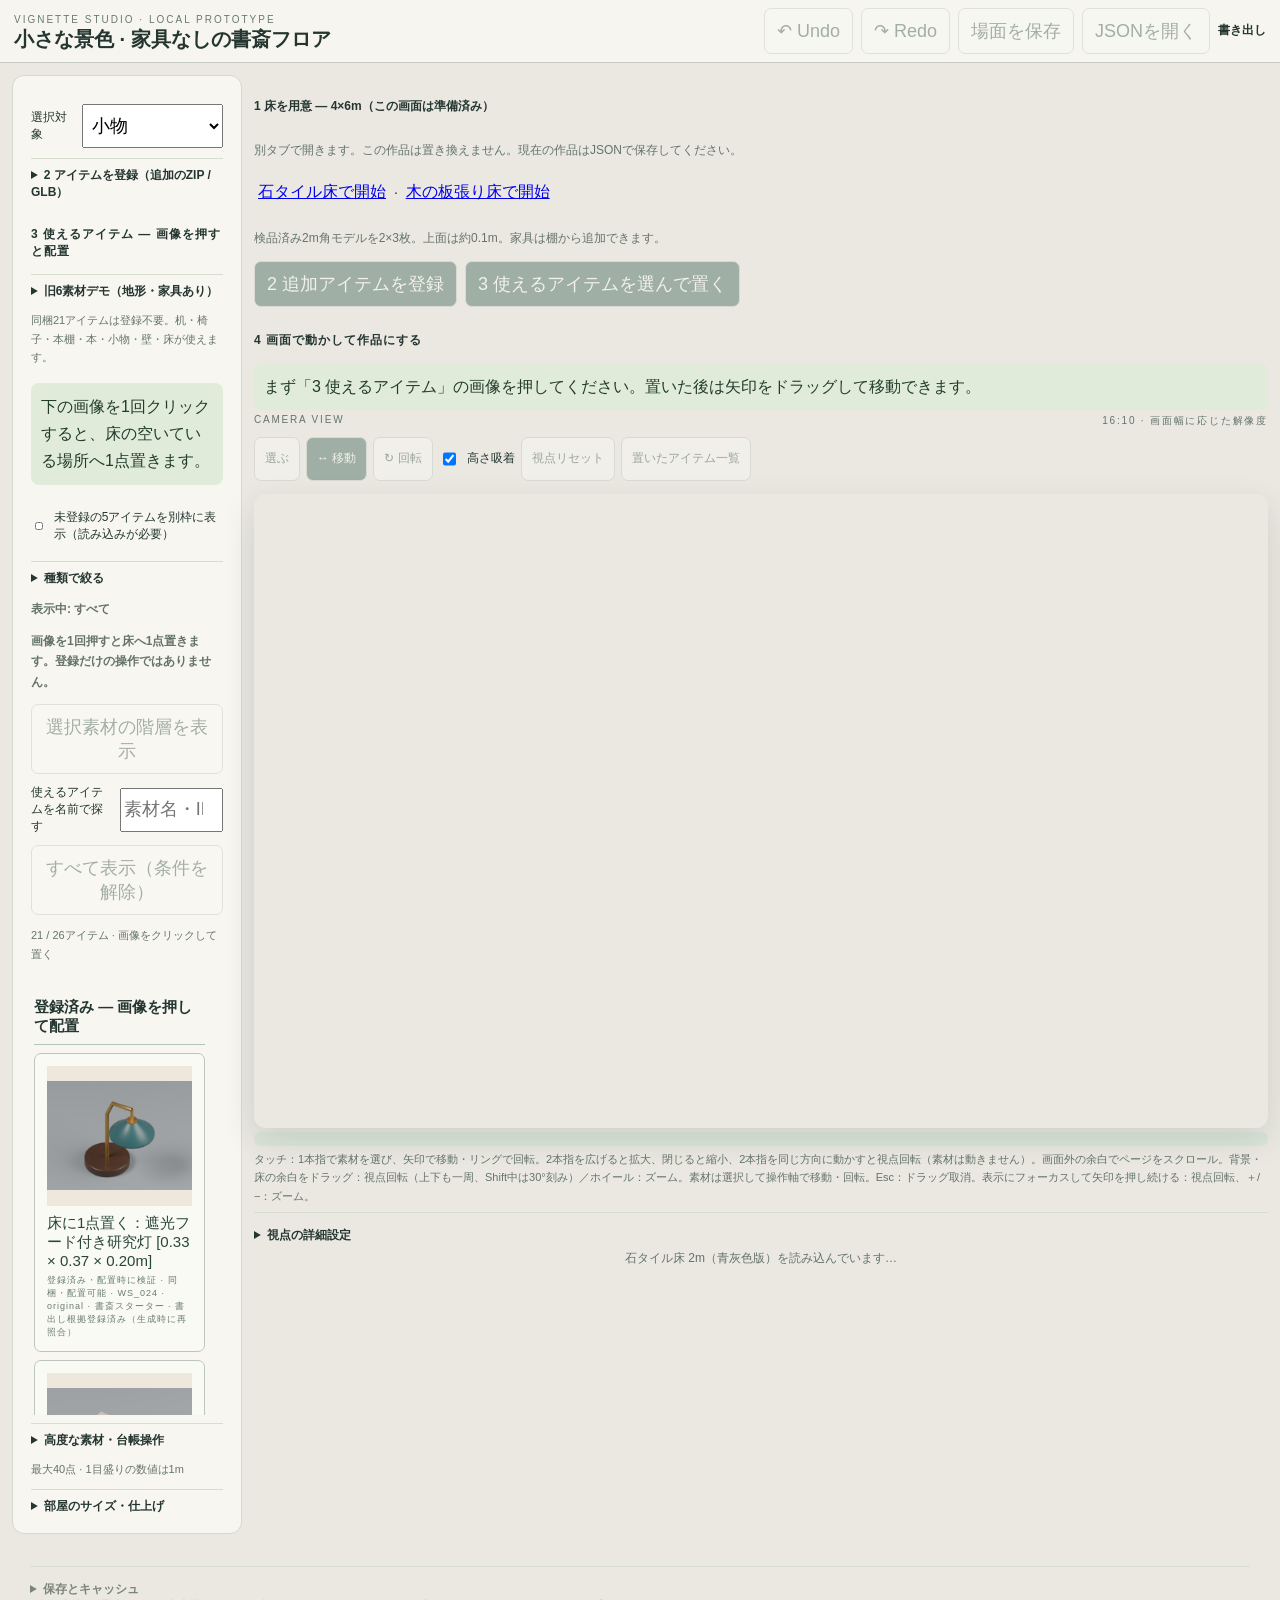
<file: index.html>
<!doctype html><html lang="ja"><meta charset="utf-8"><meta name="viewport" content="width=device-width,initial-scale=1"><title>小さな部屋 / Vignette Studio</title><link rel="icon" href="data:,"><link rel="stylesheet" href="style.css"><body><a class="stage-jump" href="#canvas">作品の操作へ移動</a>
<header><div><small>VIGNETTE STUDIO · LOCAL PROTOTYPE</small><h1>小さな景色 · 家具なしの書斎フロア</h1></div><nav><button id="undo">↶ Undo</button><button id="redo">↷ Redo</button><button id="save">場面を保存</button><button id="load">JSONを開く</button><details><summary>書き出し</summary><button id="png">PNG</button><button id="viewer-export">作品ビューアHTML</button></details><input id="file" type="file" accept=".json,application/json" hidden></nav></header>
<section id="load-error" hidden role="alert" aria-live="assertive" style="margin:20px;padding:20px;border:2px solid #985030;border-radius:12px;background:#fff5ed"><h2 id="load-error-title"></h2><p id="load-error-next"></p><details><summary>原因の詳細</summary><pre id="load-error-detail" style="white-space:pre-wrap;overflow-wrap:anywhere"></pre></details><p><a href="START-HERE.html" target="_blank" rel="noopener">起動・保存・復元の手順を開く</a></p><button id="load-error-close">説明を閉じる</button></section>
<section id="missing-assets" hidden aria-label="作品の不足素材"><h2>この作品に必要なGLBを再指定</h2><p>同じGLBを選ぶと内容ハッシュを確認し、保存済みの単位・配置・カメラを復元します。ファイルは送信しません。</p><ul id="missing-list"></ul><button id="reattach">不足GLBを選ぶ</button><button id="cancel-load">読込みを取り消す</button><input id="reattach-files" type="file" accept=".glb" multiple hidden></section><details id="export-panel" hidden><summary>保存するJSON（ダウンロードされない場合）</summary><label>作品JSON<textarea id="export-json" readonly rows="8"></textarea></label><p>この全文をUTF-8の .json ファイルとして保存できます。追加GLB本体は含みません。</p></details><section id="shelf-import-panel" hidden role="region" aria-labelledby="shelf-import-title"><h2 id="shelf-import-title"></h2><ol><li><a id="shelf-download" target="_blank" rel="noopener noreferrer" referrerpolicy="no-referrer">選んだ原本ZIPをGitHubからダウンロード</a></li><li>ダウンロードしたZIPを通常の方法で展開。中の model.glb を選びます。修正版・別の素材は混ぜません。</li><li><label>展開したGLB<input id="shelf-import-file" type="file" accept=".glb"></label></li></ol><label><input id="shelf-remember" type="checkbox">この素材をこのブラウザに記憶する（端末内だけ・任意）</label><p>記憶は同じサイト/ポートで再利用。ブラウザの容量制限や削除で消えるため、元GLBと保存JSONも保管してください。公開ZIPのブラウザ直接取得はCORS許可を確認できていません。プロキシで回避しません。</p><p id="shelf-import-hash" style="overflow-wrap:anywhere"></p><p id="shelf-import-status" role="status"></p><button id="shelf-import-close">閉じる（場面は変更しません）</button></section><main><aside id="items-panel"><label>選択対象<select id="edit-layer"><option value="objects">小物</option><option value="terrain">床・地形タイル</option></select></label><section id="terrain-panel" hidden><h2>地形タイル（仮表示）</h2><p class="hint">色付きの平面です。制作中の新3Dモデルは未収録。中心X/Zが2m刻み、地表Y=0です。</p><select id="tile-kind" aria-label="地形の種類"><option value="grass">草原</option><option value="grove">木立</option><option value="rock">岩場</option><option value="path">小道</option><option value="water">水路</option></select><button id="tile-add">地形を追加</button><button id="tile-copy">隣の空きマスに複製</button><button id="tile-rotate">地形を90°回転</button><button id="tile-delete">地形を削除</button><div id="tile-fields"></div><p id="terrain-info"></p><div id="terrain-list"></div><p class="hint">座標は最寄りの2mマスへ吸着。重複配置は拒否します。地形の変更で小物は動きません。小物の高さ吸着とは別です。</p></section><details id="library-panel"><summary>2 アイテムを登録（追加のZIP / GLB）</summary><button id="library-select">① ZIP / GLBを選ぶ</button><input id="library-files" type="file" accept=".glb,.zip" multiple hidden><label>モデルの単位<select id="library-unit"><option value="1">m</option><option value="0.01">cm</option><option value="0.001">mm</option></select></label><label><input id="library-remember" type="checkbox" checked>このブラウザ内に記憶する</label><button id="library-rebuild">② 登録する（画像生成・メニュー再構築）</button><button id="library-cancel" disabled>中断</button><p id="library-status" role="status">同梱アイテムは登録不要です。追加ファイルは①選ぶ→②登録。完了後、手順3の画像を押して配置します。</p><p>自己完結GLB 2.0、または本プロジェクトのGLB入りZIP。外部画像/URL、スクリプト、アニメーション、圧縮メッシュ、頂点色、PNG以外の画像は未対応。GLB32MiB、ZIP64MiB、展開合計96MiB、100項目、最大200倍、1回12モデル/各10万三角形。BLENDは実行しません。ZIPはメモリ内だけで展開。未知素材の再配布権は認定しません。</p></details><h2>3 使えるアイテム — 画像を押すと配置</h2><details><summary>旧6素材デモ（地形・家具あり）</summary><button id="sample-six">旧デモに切替（Undo可）</button></details><button id="public-connect" hidden>GitHub公開素材を読む</button><p id="public-status" class="hint">同梱21アイテムは登録不要。机・椅子・本棚・本・小物・壁・床が使えます。</p><p class="placement-intro">下の画像を1回クリックすると、床の空いている場所へ1点置きます。</p><label><input id="show-unavailable" type="checkbox">未登録の5アイテムを別枠に表示（読み込みが必要）</label><label hidden>ジャンル<select id="genre"><option value="">すべて</option></select></label><details><summary>種類で絞る</summary><nav id="shelf-tree" aria-label="素材のカテゴリと下位カテゴリ"></nav></details><p id="shelf-path" role="status"></p><p id="shelf-choice" role="status"></p><button id="reveal-asset">選択素材の階層を表示</button><label>使えるアイテムを名前で探す<input id="asset-search" type="search" placeholder="素材名・ID・カテゴリ"></label><button id="shelf-clear-search">すべて表示（条件を解除）</button><p id="catalog-count" class="hint"></p><div id="shelf"></div><details><summary>高度な素材・台帳操作</summary><button id="manifest-open">manifest JSONを開く</button><input id="manifest-file" type="file" accept=".json" hidden><label>manifest URL<input id="manifest-url" type="url" placeholder="https://…/manifest.json"></label><button id="manifest-connect">URLの台帳を読む</button><button id="pack-open">展開済み素材フォルダを選ぶ</button><input id="pack-files" type="file" webkitdirectory multiple hidden><label>GLBの単位<select id="glb-unit"><option value="1">メートル（既存配布素材）</option><option value="0.01">センチメートル → m</option><option value="0.001">ミリメートル → m</option></select></label><button id="glb-open">ローカルGLBを選ぶ</button><input id="glb-file" type="file" accept=".glb" hidden><p class="hint">この高度なフォルダ指定ではZIPを先に展開します。ZIPのまま追加する場合は手順2を使います。モデルは配置時に読込みます。ローカル素材は送信しません。作品を開き直す際は同じ素材を再選択してください。登録済み軽量植物3種は地形として配置します。その他の外部素材は小物として床へ接地します。</p></details><p class="hint">最大40点 · 1目盛りの数値は1m</p><details><summary>部屋のサイズ・仕上げ</summary><div id="room-size"></div><p class="hint">中心は固定。小物は移動・拡縮しません。寸法は0.5〜20m。</p><label>床 <select id="floor"><option value="wood">あたたかな木</option><option value="stone">灰色の石</option><option value="cream">明るい漆喰</option></select></label><label class="check"><input id="walls" type="checkbox" checked> 背面と左側の壁</label></details></aside>
<section class="stage"><details class="floor-start" open><summary>1 床を用意 — 4×6m（この画面は準備済み）</summary><p>別タブで開きます。この作品は置き換えません。現在の作品はJSONで保存してください。</p><a href="?floor=tile" target="_blank" rel="noopener">石タイル床で開始</a> · <a href="?floor=wood" target="_blank" rel="noopener">木の板張り床で開始</a><p>検品済み2m角モデルを2×3枚。上面は約0.1m。家具は棚から追加できます。</p></details><nav class="creation-steps" aria-label="作品を作る手順"><button id="go-register">2 追加アイテムを登録</button><button id="go-items">3 使えるアイテムを選んで置く</button></nav><h2>4 画面で動かして作品にする</h2><p id="placement-next" role="status">まず「3 使えるアイテム」の画像を押してください。置いた後は矢印をドラッグして移動できます。</p><div class="stagebar"><span>CAMERA VIEW</span><span>16:10 · 画面幅に応じた解像度</span></div><div class="toolstrip" aria-label="小物の操作モード"><button data-mode="select" aria-pressed="false">選ぶ</button><button data-mode="move" aria-pressed="true">↔ 移動</button><button data-mode="rotate" aria-pressed="false">↻ 回転</button><label><input id="snap" type="checkbox" checked> 高さ吸着</label><button id="orbit-reset">視点リセット</button><button id="placed-toggle" aria-controls="placed-drawer" aria-expanded="false">置いたアイテム一覧</button></div><div id="viewport"><canvas tabindex="0" id="canvas" width="1200" height="750" aria-label="ビネットのカメラプレビュー"></canvas><svg id="gizmo" aria-label="選択した小物の操作軸"></svg><button id="hover-delete" aria-label="小物を削除" title="小物を削除" hidden>×</button></div><p id="snap-status" class="snap-status"></p><p class="hint">タッチ：1本指で素材を選び、矢印で移動・リングで回転。2本指を広げると拡大、閉じると縮小、2本指を同じ方向に動かすと視点回転（素材は動きません）。画面外の余白でページをスクロール。背景・床の余白をドラッグ：視点回転（上下も一周、Shift中は30°刻み）／ホイール：ズーム。素材は選択して操作軸で移動・回転。Esc：ドラッグ取消。表示にフォーカスして矢印を押し続ける：視点回転、＋/−：ズーム。</p><p id="layer-hint" class="hint center"></p><p id="material-note" role="status"></p><p id="room-warning" role="status"></p><p id="view-label" class="hint"></p><details><summary>視点の詳細設定</summary><p id="orbit-readout"></p><div class="presets"><span>配置</span><button data-layout="top">真上</button><button data-layout="front">真正面</button><button data-layout="right">右側面</button></div><label>投影方式<select id="projection"><option value="perspective">透視投影</option><option value="orthographic">正投影</option></select></label><div class="presets"><span>カメラ</span><button data-preset="overview">俯瞰</button><button data-preset="eye">人の視点</button><button data-preset="close">近景</button></div></details><p id="status" role="status">素材を読み込んでいます…</p></section>
<aside id="placed-drawer" hidden aria-label="配置済み素材と選択対象の編集"><div class="drawer-heading"><h2>置いたアイテム一覧</h2><button id="placed-close">閉じる</button></div><p>ここは既に作品へ置いた物の一覧です。新しく置くときは左の「3 使えるアイテム」へ。</p><div id="objects"></div><h2>選択した小物</h2><strong id="selected">選択してください</strong><div class="turns"><button data-turn="-15">↶ 左15°</button><button data-turn="15">右15° ↷</button><button data-turn="-90">↶ 左90°</button><button data-turn="90">右90° ↷</button></div><p class="hint">小物のY軸回転。カメラは動きません。</p><button id="ground-align">地形を地表・隣接に合わせる</button><button id="duplicate">複製して追加</button><button id="delete" class="danger">作品から削除</button><p class="hint">削除するのは選択中の1点です。登録アイテムは残ります。複製・削除はUndo/Redoで戻せます。</p><div class="turns"><button data-scale="0.5">0.5倍</button><button data-scale="1">1倍</button><button data-scale="2">2倍</button></div><p class="hint">地形は2m規格のため拡縮固定。任意倍率は数値で調整。</p><details open><summary>置き場所を指定</summary><label for="support">置き場所</label><select id="support"></select><button id="center-support">選んだ面の中央へ移動・接地</button><button id="place">今の位置で高さを合わせる</button><p id="support-info" class="hint"></p><p class="hint">中心が面の内側にあると吸着。下の物を動かすと上も追従します。下を削除した場合、上はその場に残ります。曲面・傾いた支持面は未対応です。</p></details><details><summary>数値で調整</summary><div id="transform"></div></details><details><summary>照明を調整</summary><div id="lighting"></div><button id="light-reset">照明を初期値に戻す</button><p>方向光1灯＋環境光。影・反射・物理照明は未対応。</p></details><details><summary>カメラを細かく調整</summary><div id="camera"></div><p class="hint">X=左右／Y=高さ／Z=奥行き。数値はEnterか欄外クリックで確定。</p></details></aside></main><footer><details><summary>保存とキャッシュ</summary><p id="offline-status"></p> <button id="cache-clear">ブラウザの素材キャッシュを消す</button><p>作品は「場面を保存」でJSONへ。このボタンはブラウザ内の素材キャッシュだけを消します。追加ライブラリ登録は消しません。HTTPS配信版はインストール不要です。初回アクセスには通信が必要で、ページ自体のオフライン再起動は保証しません。</p></details>同梱21素材を配置時に取得 · 追加素材の権利は利用者が確認 · Blender不要 · ローカルで完結 · 簡易照明 / JSONでカメラと積み重ねを保存</footer><script type="module" src="app.mjs"></script></body></html>
</file>
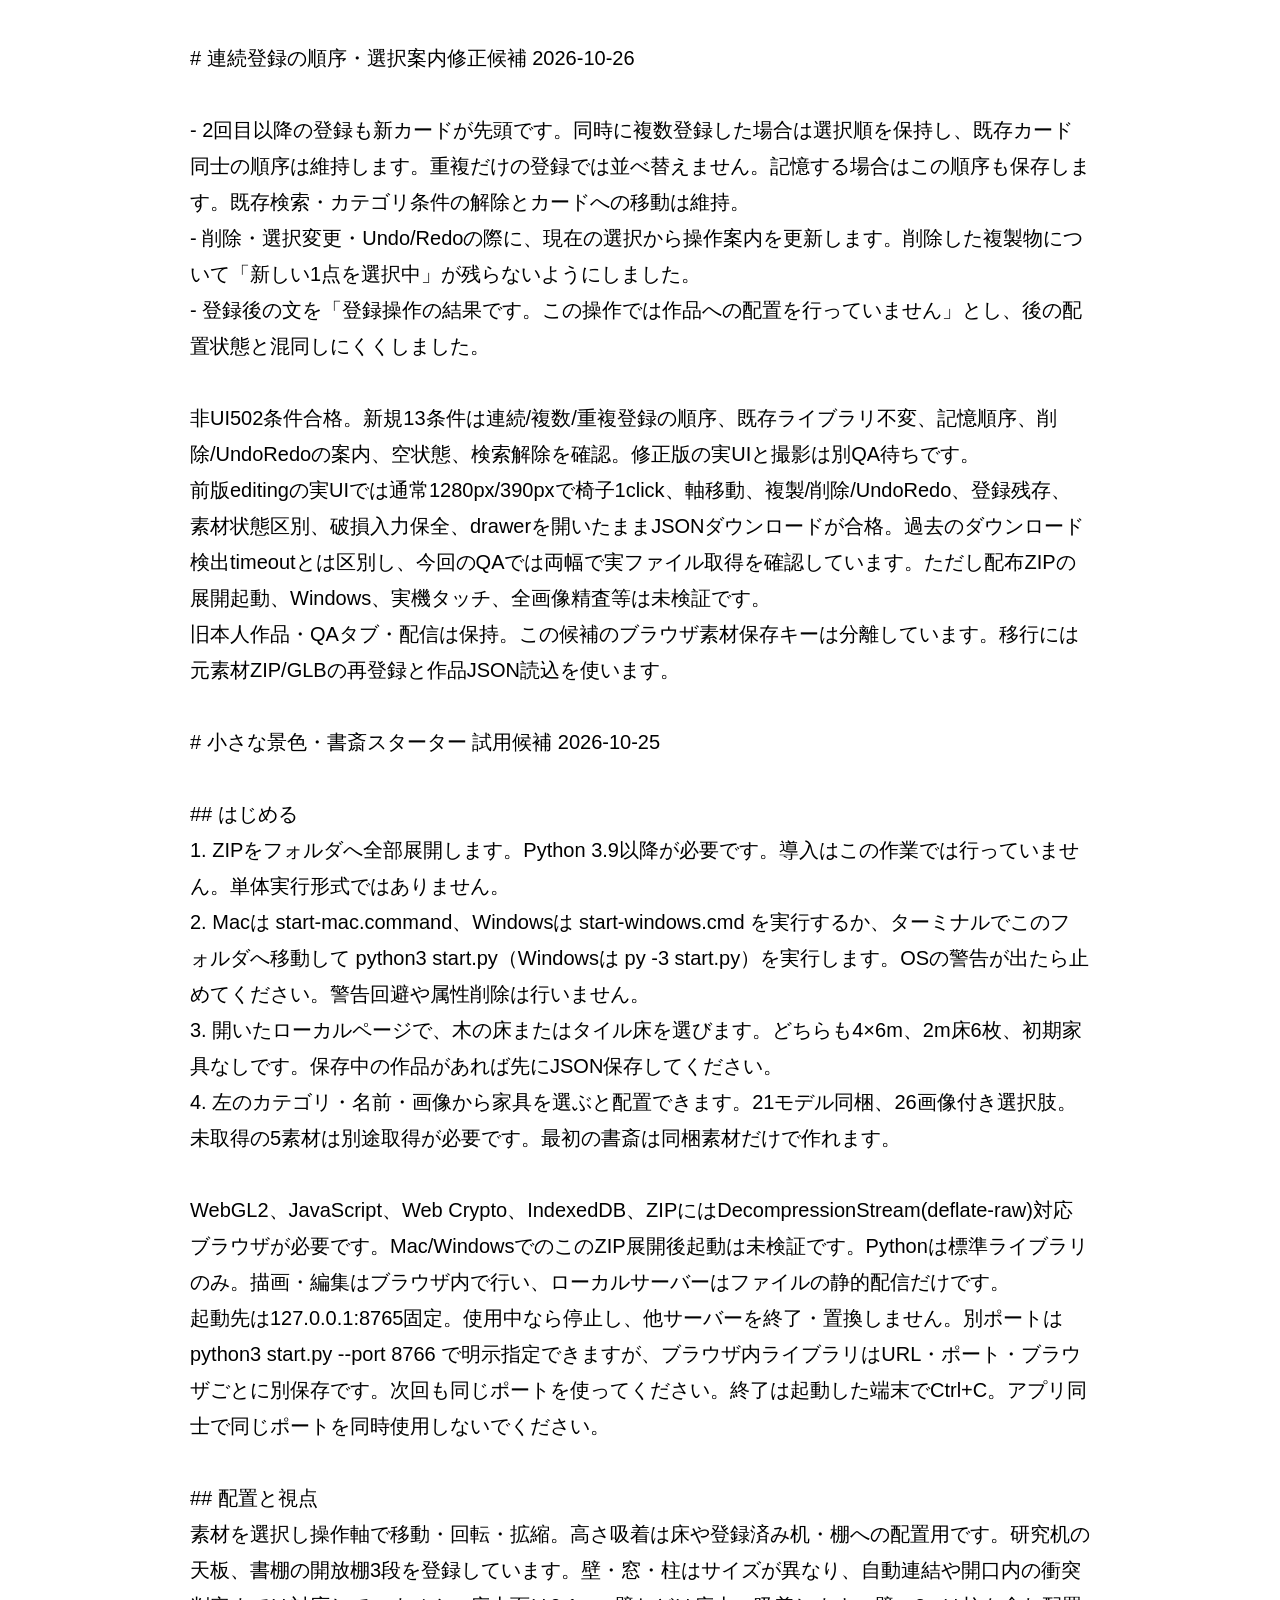
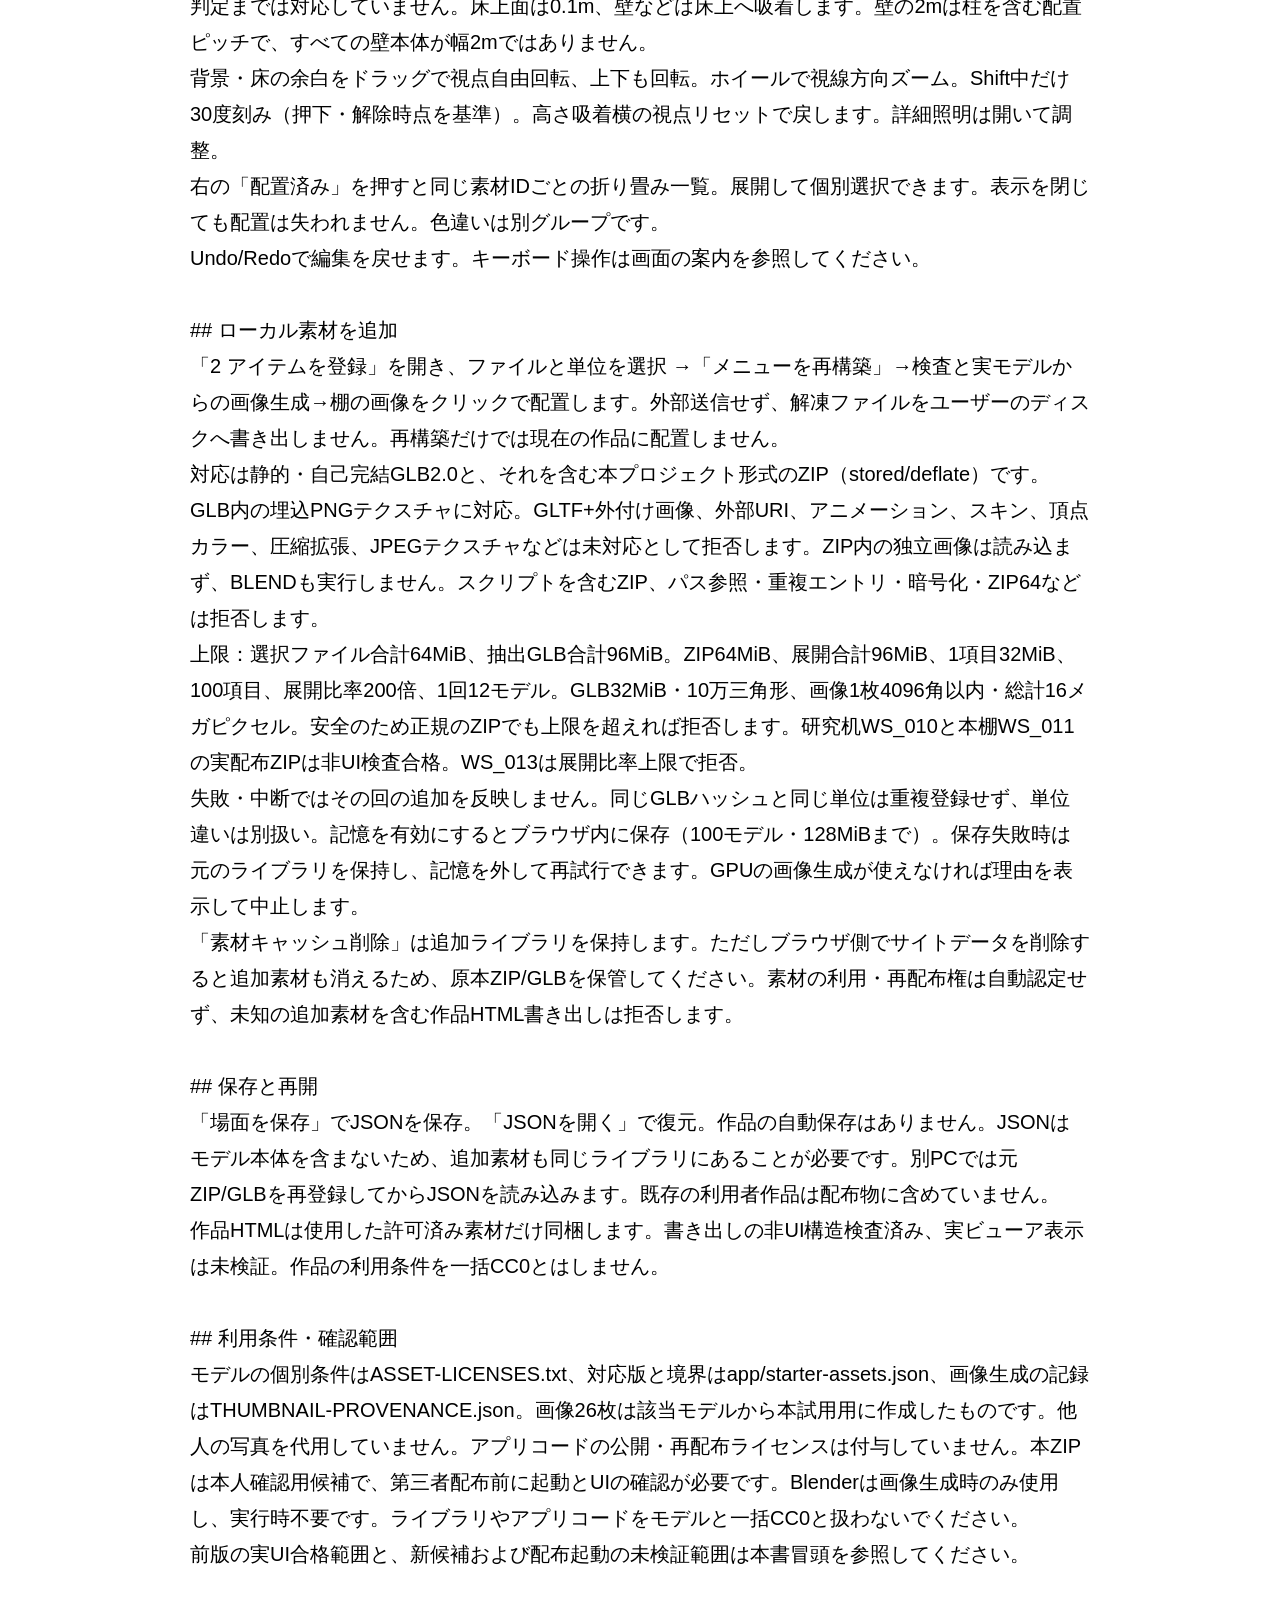
<file: START-HERE.html>
<!doctype html><html lang="ja"><meta charset="utf-8"><meta name="viewport" content="width=device-width,initial-scale=1"><title>はじめかた</title><style>body{font:20px/1.8 sans-serif;max-width:900px;margin:2em auto;padding:0 1em}pre{white-space:pre-wrap;font:inherit}</style><pre># 連続登録の順序・選択案内修正候補 2026-10-26

- 2回目以降の登録も新カードが先頭です。同時に複数登録した場合は選択順を保持し、既存カード同士の順序は維持します。重複だけの登録では並べ替えません。記憶する場合はこの順序も保存します。既存検索・カテゴリ条件の解除とカードへの移動は維持。
- 削除・選択変更・Undo/Redoの際に、現在の選択から操作案内を更新します。削除した複製物について「新しい1点を選択中」が残らないようにしました。
- 登録後の文を「登録操作の結果です。この操作では作品への配置を行っていません」とし、後の配置状態と混同しにくくしました。

非UI502条件合格。新規13条件は連続/複数/重複登録の順序、既存ライブラリ不変、記憶順序、削除/UndoRedoの案内、空状態、検索解除を確認。修正版の実UIと撮影は別QA待ちです。
前版editingの実UIでは通常1280px/390pxで椅子1click、軸移動、複製/削除/UndoRedo、登録残存、素材状態区別、破損入力保全、drawerを開いたままJSONダウンロードが合格。過去のダウンロード検出timeoutとは区別し、今回のQAでは両幅で実ファイル取得を確認しています。ただし配布ZIPの展開起動、Windows、実機タッチ、全画像精査等は未検証です。
旧本人作品・QAタブ・配信は保持。この候補のブラウザ素材保存キーは分離しています。移行には元素材ZIP/GLBの再登録と作品JSON読込を使います。

# 小さな景色・書斎スターター 試用候補 2026-10-25

## はじめる
1. ZIPをフォルダへ全部展開します。Python 3.9以降が必要です。導入はこの作業では行っていません。単体実行形式ではありません。
2. Macは start-mac.command、Windowsは start-windows.cmd を実行するか、ターミナルでこのフォルダへ移動して python3 start.py（Windowsは py -3 start.py）を実行します。OSの警告が出たら止めてください。警告回避や属性削除は行いません。
3. 開いたローカルページで、木の床またはタイル床を選びます。どちらも4×6m、2m床6枚、初期家具なしです。保存中の作品があれば先にJSON保存してください。
4. 左のカテゴリ・名前・画像から家具を選ぶと配置できます。21モデル同梱、26画像付き選択肢。未取得の5素材は別途取得が必要です。最初の書斎は同梱素材だけで作れます。

WebGL2、JavaScript、Web Crypto、IndexedDB、ZIPにはDecompressionStream(deflate-raw)対応ブラウザが必要です。Mac/WindowsでのこのZIP展開後起動は未検証です。Pythonは標準ライブラリのみ。描画・編集はブラウザ内で行い、ローカルサーバーはファイルの静的配信だけです。
起動先は127.0.0.1:8765固定。使用中なら停止し、他サーバーを終了・置換しません。別ポートは python3 start.py --port 8766 で明示指定できますが、ブラウザ内ライブラリはURL・ポート・ブラウザごとに別保存です。次回も同じポートを使ってください。終了は起動した端末でCtrl+C。アプリ同士で同じポートを同時使用しないでください。

## 配置と視点
素材を選択し操作軸で移動・回転・拡縮。高さ吸着は床や登録済み机・棚への配置用です。研究机の天板、書棚の開放棚3段を登録しています。壁・窓・柱はサイズが異なり、自動連結や開口内の衝突判定までは対応していません。床上面は0.1m、壁などは床上へ吸着します。壁の2mは柱を含む配置ピッチで、すべての壁本体が幅2mではありません。
背景・床の余白をドラッグで視点自由回転、上下も回転。ホイールで視線方向ズーム。Shift中だけ30度刻み（押下・解除時点を基準）。高さ吸着横の視点リセットで戻します。詳細照明は開いて調整。
右の「配置済み」を押すと同じ素材IDごとの折り畳み一覧。展開して個別選択できます。表示を閉じても配置は失われません。色違いは別グループです。
Undo/Redoで編集を戻せます。キーボード操作は画面の案内を参照してください。

## ローカル素材を追加
「2 アイテムを登録」を開き、ファイルと単位を選択 →「メニューを再構築」→検査と実モデルからの画像生成→棚の画像をクリックで配置します。外部送信せず、解凍ファイルをユーザーのディスクへ書き出しません。再構築だけでは現在の作品に配置しません。
対応は静的・自己完結GLB2.0と、それを含む本プロジェクト形式のZIP（stored/deflate）です。GLB内の埋込PNGテクスチャに対応。GLTF+外付け画像、外部URI、アニメーション、スキン、頂点カラー、圧縮拡張、JPEGテクスチャなどは未対応として拒否します。ZIP内の独立画像は読み込まず、BLENDも実行しません。スクリプトを含むZIP、パス参照・重複エントリ・暗号化・ZIP64などは拒否します。
上限：選択ファイル合計64MiB、抽出GLB合計96MiB。ZIP64MiB、展開合計96MiB、1項目32MiB、100項目、展開比率200倍、1回12モデル。GLB32MiB・10万三角形、画像1枚4096角以内・総計16メガピクセル。安全のため正規のZIPでも上限を超えれば拒否します。研究机WS_010と本棚WS_011の実配布ZIPは非UI検査合格。WS_013は展開比率上限で拒否。
失敗・中断ではその回の追加を反映しません。同じGLBハッシュと同じ単位は重複登録せず、単位違いは別扱い。記憶を有効にするとブラウザ内に保存（100モデル・128MiBまで）。保存失敗時は元のライブラリを保持し、記憶を外して再試行できます。GPUの画像生成が使えなければ理由を表示して中止します。
「素材キャッシュ削除」は追加ライブラリを保持します。ただしブラウザ側でサイトデータを削除すると追加素材も消えるため、原本ZIP/GLBを保管してください。素材の利用・再配布権は自動認定せず、未知の追加素材を含む作品HTML書き出しは拒否します。

## 保存と再開
「場面を保存」でJSONを保存。「JSONを開く」で復元。作品の自動保存はありません。JSONはモデル本体を含まないため、追加素材も同じライブラリにあることが必要です。別PCでは元ZIP/GLBを再登録してからJSONを読み込みます。既存の利用者作品は配布物に含めていません。
作品HTMLは使用した許可済み素材だけ同梱します。書き出しの非UI構造検査済み、実ビューア表示は未検証。作品の利用条件を一括CC0とはしません。

## 利用条件・確認範囲
モデルの個別条件はASSET-LICENSES.txt、対応版と境界はapp/starter-assets.json、画像生成の記録はTHUMBNAIL-PROVENANCE.json。画像26枚は該当モデルから本試用用に作成したものです。他人の写真を代用していません。アプリコードの公開・再配布ライセンスは付与していません。本ZIPは本人確認用候補で、第三者配布前に起動とUIの確認が必要です。Blenderは画像生成時のみ使用し、実行時不要です。ライブラリやアプリコードをモデルと一括CC0と扱わないでください。
前版の実UI合格範囲と、新候補および配布起動の未検証範囲は本書冒頭を参照してください。
</pre></html>
</file>
<file: style.css>
*{box-sizing:border-box}body{margin:0;background:#eae8e1;color:#253631;font:14px -apple-system,BlinkMacSystemFont,'Hiragino Kaku Gothic ProN',sans-serif}header{display:flex;align-items:center;justify-content:space-between;padding:22px 30px;border-bottom:1px solid #c7cbc1;background:#f6f5ef}small{font-size:10px;letter-spacing:2px;color:#697b70}h1{font-size:26px;margin:6px 0 0;font-weight:600}header nav{display:flex;gap:8px;flex-wrap:wrap;min-width:0;max-width:100%}button,select,input{font:inherit}button{cursor:pointer;border:1px solid #bdc6bd;background:#fafaf5;color:#29453b;border-radius:7px;padding:10px 12px}button:hover{background:#e0e8df}button:disabled{opacity:.4;cursor:default}.primary{background:#305c4c;color:white}main{display:grid;grid-template-columns:230px minmax(400px,1fr) 245px;gap:22px;padding:24px}aside{background:#f7f6f0;border:1px solid #d5d9ce;border-radius:12px;padding:18px}h2{font-size:12px;letter-spacing:1px;margin:5px 0 14px}h2:not(:first-child){margin-top:25px}p{font-size:12px;line-height:1.7;color:#657469}.shelf-item{display:block;width:100%;text-align:left;margin:8px 0;padding:12px}.shelf-item small{display:block;letter-spacing:1px;font-size:9px;margin-top:5px}.stage{align-self:start;padding-top:3px}.stagebar{display:flex;justify-content:space-between;font-size:10px;letter-spacing:1.8px;color:#657469;margin:8px 0 12px}canvas{width:100%;aspect-ratio:1.6;display:block;border-radius:12px;box-shadow:0 12px 32px #24332b22}.presets{display:flex;gap:8px;justify-content:center;margin:18px}.caption{text-align:center;font-size:14px}.hint{font-size:11px}label{display:flex;align-items:center;justify-content:space-between;gap:8px;margin:10px 0;font-size:12px}input[type=number]{width:82px;padding:6px;border:1px solid #c4cec1;border-radius:5px;background:white}select{max-width:135px;padding:5px}.check{justify-content:flex-start}.object{display:block;width:100%;padding:8px;margin:5px 0;text-align:left;font-size:12px}.object.active{background:#d5e5d7;border-color:#678772}.danger{font-size:11px;color:#924d3b;margin-top:10px}#selected{font-size:12px}#status{text-align:center;min-height:20px}footer{padding:0 30px 20px;font-size:10px;color:#7b857a}button:focus-visible,input:focus-visible{outline:3px solid #c48f42}@media(max-width:1050px){main{grid-template-columns:190px minmax(320px,1fr);gap:15px}main>aside:last-child{grid-column:1/-1;display:flex;flex-wrap:wrap;gap:14px}header{gap:15px;flex-wrap:wrap}}@media(max-width:620px){main{display:flex;flex-direction:column}nav{flex-wrap:wrap}.stage{width:100%}}

#viewport{position:relative}#hover-delete{position:absolute;z-index:3;width:38px;height:38px;padding:0;border-radius:50%;background:#fff7ed;color:#7b372b;border:2px solid #8d5846;font-size:26px;line-height:30px;box-shadow:0 2px 8px #0004;touch-action:manipulation}#hover-delete:hover{background:#f5d5c6}#hover-delete[hidden],#selection-frame[hidden]{display:none}#selection-frame{position:absolute;border:1px dashed #f5dfaa;border-radius:4px;pointer-events:none;z-index:2}#rotate-controls p{margin:10px 0 6px}.turns{display:grid;grid-template-columns:1fr 1fr;gap:5px}.turns button{font-size:11px;padding:8px 4px}#support{width:100%;max-width:100%;font-size:12px}#place{width:100%;margin-top:8px;font-size:12px}#viewport canvas{touch-action:pan-y}
#viewport{position:relative}#gizmo{position:absolute;inset:0;width:100%;height:100%;pointer-events:none;overflow:hidden;z-index:2;touch-action:none}#gizmo g{pointer-events:stroke;cursor:grab;outline:none}#gizmo g:focus .axis-line,#gizmo g:focus .ring-line{stroke-width:7px}#gizmo .axis-hit{fill:none;stroke:transparent;stroke-width:22px;pointer-events:stroke}#gizmo .axis-line{fill:none;stroke-width:4px;pointer-events:none}#gizmo .ring-line{fill:none;stroke-width:3px;pointer-events:none}#gizmo text{font:bold 14px sans-serif;paint-order:stroke;stroke:#263b32;stroke-width:3px;pointer-events:none}#gizmo circle{pointer-events:all}.toolstrip{display:flex;align-items:center;gap:6px;margin:0 0 10px;flex-wrap:wrap}.toolstrip button{font-size:12px;padding:8px 10px}.toolstrip label{margin-left:auto}.toolstrip button[aria-pressed=true]{background:#305c4c;color:#fff}.snap-status{text-align:center;background:#dce6da;padding:7px;border-radius:6px;margin-bottom:5px}.center{text-align:center}.presets{align-items:center}.presets span{font-size:11px}.turns{margin-top:14px}details{margin-top:20px;border-top:1px solid #d7ddcf;padding-top:14px}summary{cursor:pointer;font-size:12px;font-weight:600}#duplicate{margin-top:8px;width:100%}#hover-delete{z-index:4}#support{font-size:11px}

#gizmo.rotate .axis-hit{stroke-width:10px}#gizmo g:hover .ring-line{stroke-width:5px}
#shelf{max-height:440px;overflow-y:auto}#asset-search,#manifest-url{width:100%;box-sizing:border-box}#catalog-count{font-variant-numeric:tabular-nums}#manifest-url{font-size:12px}

#missing-assets,#export-panel{margin:20px;padding:18px;background:#fff;border-radius:12px}#missing-list{overflow-wrap:anywhere}#export-json{width:100%;box-sizing:border-box} [hidden]{display:none!important}

#room-warning{color:#963919;font-weight:600}.presets{flex-wrap:wrap}#view-label{font-weight:600}

/* Limited shelf candidate: exact photos, honest missing-image fallback. */
.shelf-photo{display:flex;align-items:center;justify-content:center;min-height:100px;background:#eee8dc;color:#514c42;margin-bottom:8px}.shelf-photo img{width:100%;height:140px;object-fit:contain}.shelf-item small{overflow-wrap:anywhere}button,input,select{min-height:44px;font-size:18px}button:focus-visible{outline:3px solid #165ea8;outline-offset:2px}[hidden]{display:none!important}

.camera-controls{border:2px solid #39718a;padding:14px;background:#edf4f7;color:#142d38}.camera-controls h2{margin-top:0}.shelf-subcategories{padding-left:16px;display:flex;flex-wrap:wrap;gap:4px}#shelf-tree button[aria-pressed="true"],.shelf-item[aria-pressed="true"]{outline:3px solid #176897;outline-offset:-3px}#shelf-path,#shelf-choice{overflow-wrap:anywhere;font-weight:bold}

/* HIER-UI-01: keep the taxonomy inside its own grid column. */
main > aside, main > .stage { min-width: 0; max-width: 100%; }
#shelf-tree { display: grid; grid-template-columns: minmax(0, 1fr); gap: 8px; width: 100%; min-width: 0; max-width: 100%; }
#shelf-tree > section { display: block; min-width: 0; max-width: 100%; }
#shelf-tree button { display: block; width: 100%; min-width: 0; max-width: 100%; margin: 0; text-align: left; white-space: normal; overflow-wrap: anywhere; word-break: normal; line-height: 1.5; }
#shelf-tree .shelf-subcategories { display: grid; grid-template-columns: minmax(0, 1fr); gap: 6px; min-width: 0; max-width: 100%; padding: 6px 0 0 12px; }
#shelf { min-width: 0; max-width: 100%; overflow-x: hidden; overflow-y: auto; scrollbar-gutter: stable; padding: 3px; scroll-padding-block: 4px; }
#shelf .shelf-item, #shelf > a { max-width: 100%; min-width: 0; white-space: normal; overflow-wrap: anywhere; }
#shelf > a { display: block; line-height: 1.5; }
.shelf-photo, .shelf-photo img { min-width: 0; max-width: 100%; }
main > aside button, .camera-controls button { max-width: 100%; white-space: normal; overflow-wrap: anywhere; }
main label, main details, main input, main select { min-width: 0; max-width: 100%; }
@media (max-width: 1050px) { main { grid-template-columns: 190px minmax(0, 1fr); } main > aside:last-child > * { max-width: 100%; min-width: 0; } }
@media (max-width: 760px) { main { display: flex; flex-direction: column; padding: 12px; gap: 14px; } main > aside, main > .stage { width: 100%; } main > aside:last-child { display: block; } .camera-controls { padding: 10px; } }

/* Compact stage; camera gestures own only the canvas. */
header{padding:8px 14px;gap:10px}header h1{font-size:20px;margin:0}main{padding:12px;gap:12px}.stagebar{margin:2px 0 6px}.toolstrip{flex-wrap:wrap;gap:6px}.toolstrip label{margin:0}.toolstrip button{padding:7px 10px}#canvas{touch-action:none;cursor:grab}#canvas.orbit-dragging{cursor:grabbing}.stage>details{margin-top:6px}.stage>p{margin:4px 0}.stage .presets{flex-wrap:wrap;margin:8px 0}

/* Narrow screens: reach the work before browsing the shelf. */
header nav details { margin: 0; padding: 0; border: 0; }
header nav summary { min-height: 44px; display: flex; align-items: center; }
.stage-jump { position: absolute; left: 8px; top: -100px; z-index: 10; padding: 12px; background: white; color: #142d38; }
.stage-jump:focus { top: 8px; }
#viewport #canvas { touch-action: none; }
@media (max-width: 760px) {
  main > .stage { order: -1; }
  main > aside { order: 0; }
  header { align-items: flex-start; padding: 8px 12px; gap: 6px; }
  header > div { width: 100%; }
  header h1 { font-size: 18px; line-height: 1.3; }
  header nav { width: 100%; gap: 4px; }
  header nav button { padding: 6px 8px; font-size: 14px; }
  main { padding-top: 6px; }
  .stagebar { margin: 0 0 4px; }
  .toolstrip { gap: 4px; margin-bottom: 6px; }
  .toolstrip button { padding: 6px 8px; }
}

.floor-start{margin:0 0 6px;padding:0;border:0}.floor-start summary{min-height:44px;display:flex;align-items:center}.floor-start a{display:inline-block;padding:10px 4px;min-height:44px;font-size:16px}

/* Nonmodal right drawer: hidden by default, click/tap and keyboard controlled. */
main{grid-template-columns:230px minmax(0,1fr)}
#placed-drawer{position:fixed;z-index:20;right:0;top:0;bottom:0;width:min(420px,92vw);max-width:100%;overflow-y:auto;overscroll-behavior:contain;display:block;border-radius:12px 0 0 12px;box-shadow:-8px 0 24px #0003;padding:16px;background:#f7f6f0}
#placed-drawer[hidden]{display:none!important}
.drawer-heading{display:flex;align-items:center;justify-content:space-between;gap:8px;position:sticky;top:-16px;background:#f7f6f0;padding:8px 0;z-index:1}
.drawer-heading h2{margin:0}.placed-group{margin:8px 0;padding-top:6px}.placed-group summary{min-height:44px;padding:10px 4px;overflow-wrap:anywhere;font-size:16px}.placed-group button{white-space:normal;overflow-wrap:anywhere}
@media(max-width:1050px){main{grid-template-columns:190px minmax(0,1fr)}}

/* Keep the one canonical save/undo toolbar accessible while the drawer is open. */
body>header{position:sticky;top:0;z-index:30}
#placed-drawer{top:var(--app-header-height,200px);bottom:0;max-height:calc(100dvh - var(--app-header-height,200px));min-height:0}

#items-panel{scroll-margin-top:calc(var(--app-header-height,200px) + 12px)}.creation-steps{display:flex;gap:8px;flex-wrap:wrap;margin:8px 0}.creation-steps button{background:#305c4c;color:white;min-height:44px}.placement-intro,#placement-next{font-size:16px;color:#213b2c;background:#e0ecd9;padding:10px;border-radius:8px}#shelf{display:grid;grid-template-columns:repeat(auto-fit,minmax(min(160px,100%),1fr));gap:8px}#shelf>.shelf-item{margin:0;font-size:15px}#shelf>a{display:none}#library-panel{margin-top:10px}#items-panel details{margin-top:8px;padding-top:8px}

.shelf-group-label{grid-column:1/-1;font-size:15px;margin:12px 0 0;border-bottom:1px solid #b5c5b5;padding:8px 0}

/* Phone candidate: no page zoom restriction; two-touch gestures stay in viewport. */
@media(pointer:coarse){
 #gizmo .axis-hit{stroke-width:32px}
 #hover-delete{display:none!important} /* use the named delete button in placed drawer */
 input,select,textarea{font-size:16px!important}
 button,summary{min-height:44px}
}
@media(max-width:760px){
 .floor-start:not([open]){margin:0}
 #placement-next{font-size:14px;line-height:1.4;padding:6px;margin:4px 0}
 .creation-steps{gap:4px;margin:4px 0}
 .creation-steps button{font-size:14px;padding:6px 8px}
 .stage>h2{margin:6px 0;font-size:14px}
 #viewport{scroll-margin-top:calc(var(--app-header-height,200px) + 6px)}
 #placed-drawer{padding-bottom:max(16px,env(safe-area-inset-bottom))}
}
</file>
